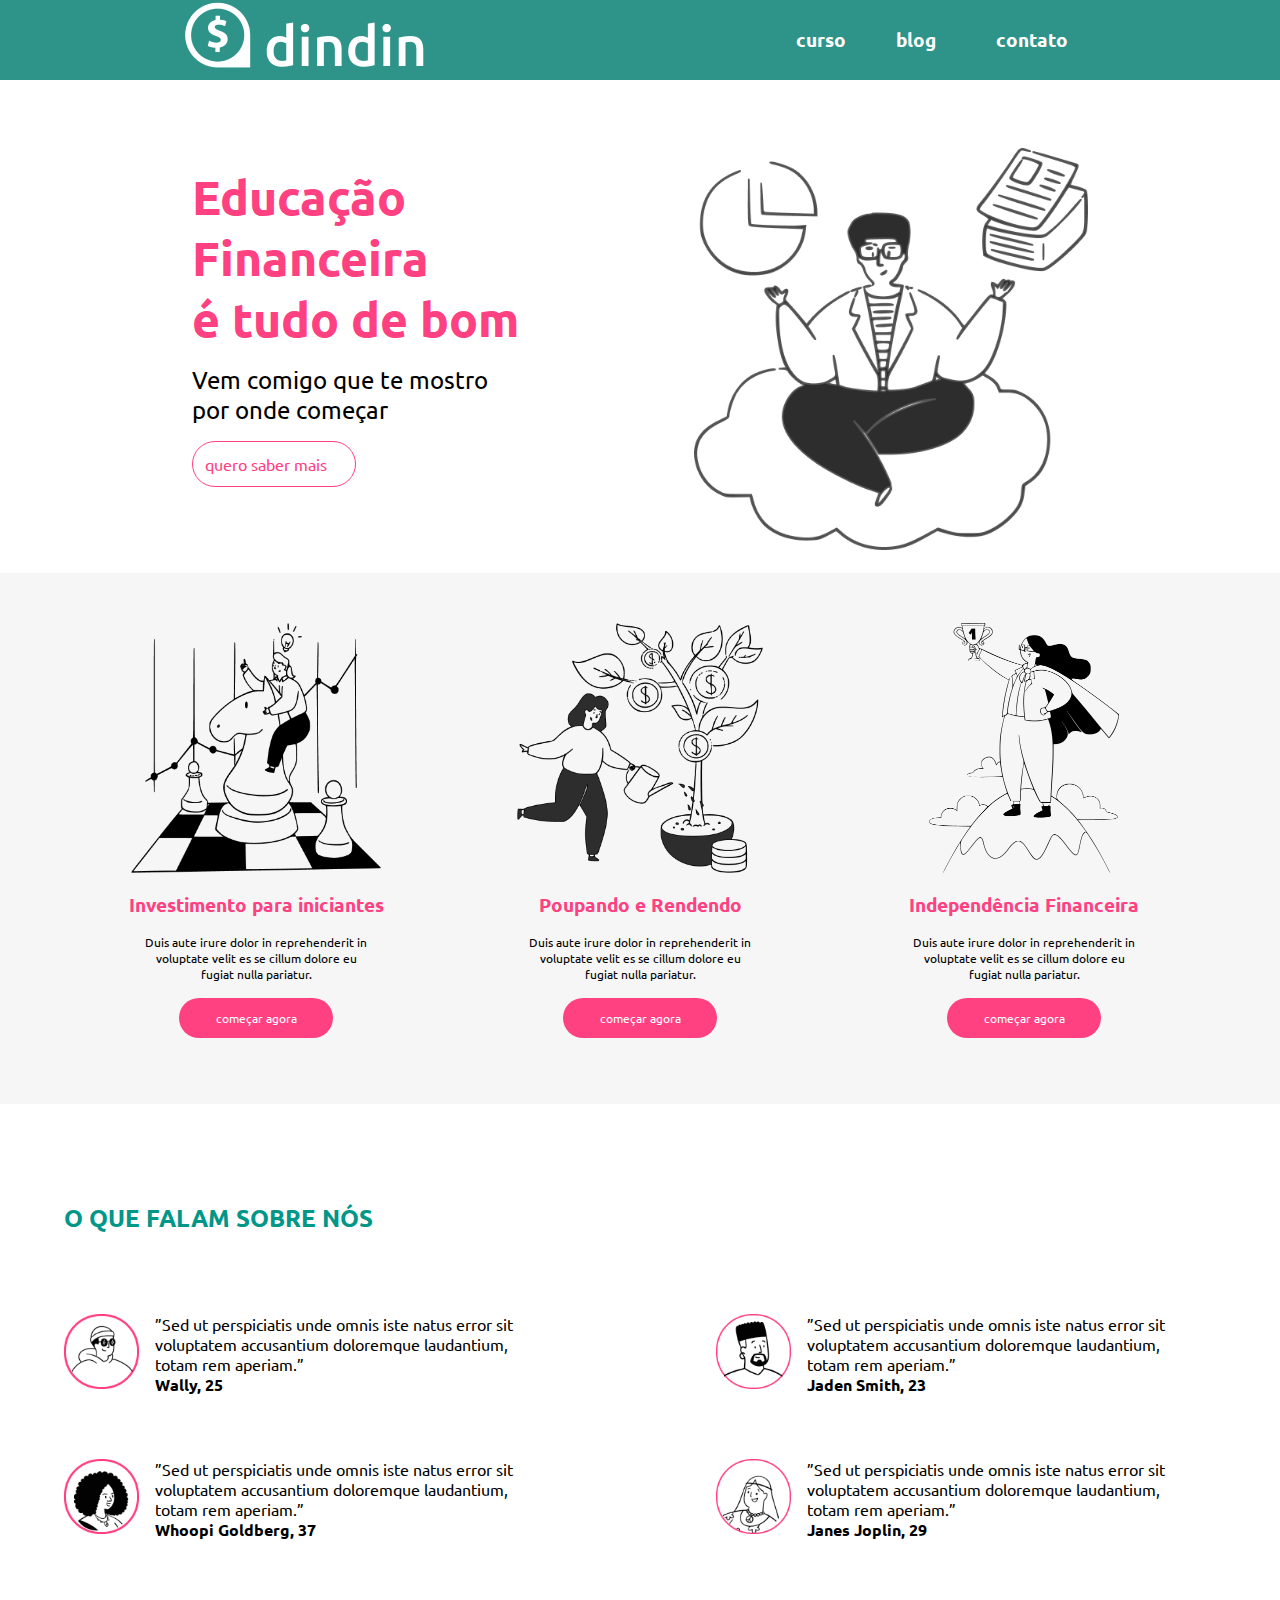
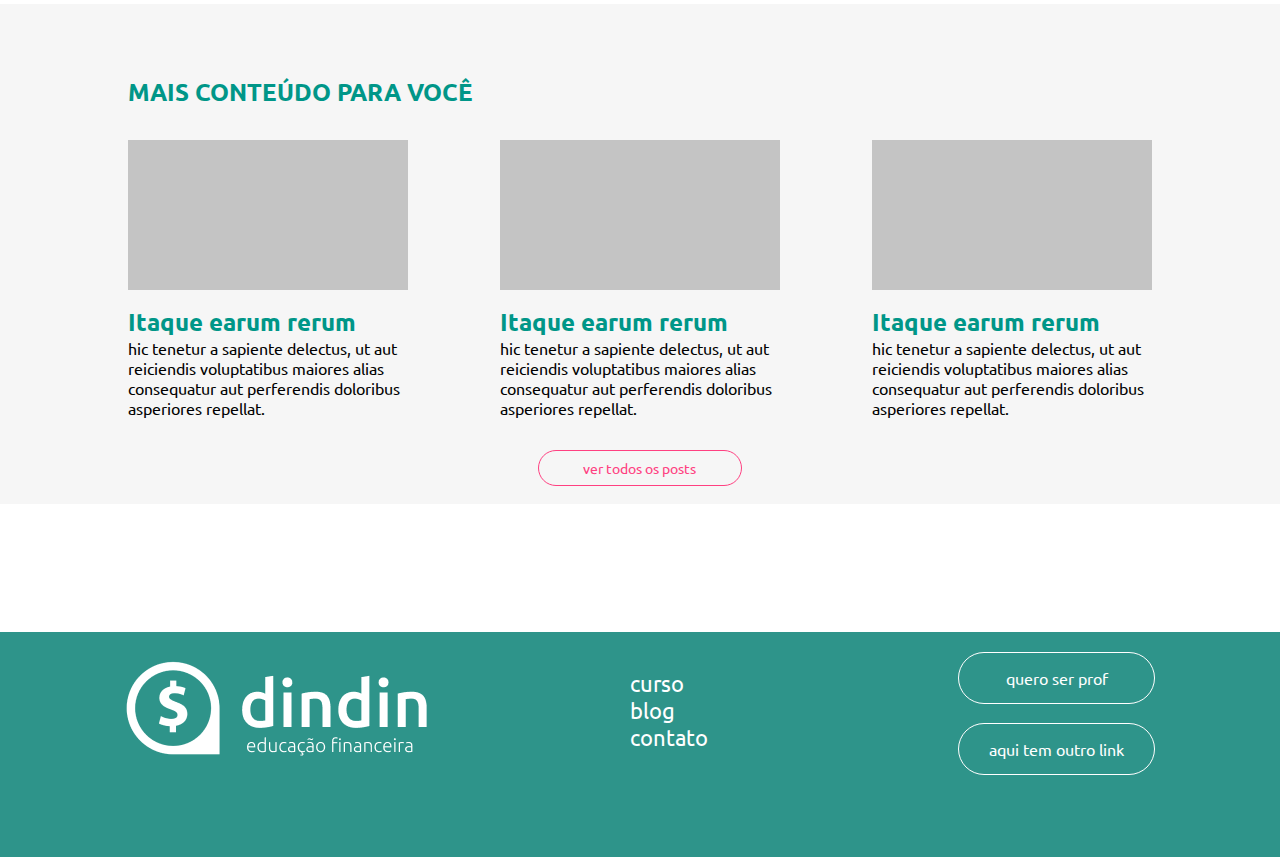
<file: index.html>
<!DOCTYPE html>
<html lang="en">
<head>
    <meta charset="UTF-8">
    <meta http-equiv="X-UA-Compatible" content="IE=edge">
    <meta name="viewport" content="width=device-width, initial-scale=1.0">
    <title>Didin</title>
    <link rel="stylesheet" href="style.css">
    <link rel="stylesheet" href="./style/headerfooter.css">
</head>
<body>
    <header>
       <div class="logo">
        <a href="#">
            <img src="./img/dindin-imagens/logo-header.png" alt="LOGO HEADER">
        </a>
     </div>
    <nav class="header-nav">
        <ul>
         <li><a href="./pages/curso.html">curso</a></li>
         <li><a href="./pages/blog.html">blog</a></li>
         <li><a href="./pages/contato.html">contato</a></li>
       </ul>
    </nav>
    </header>
    <main>
        <section class="bannerTopoIndex">
          <article>
            <h1>Educação <br />Financeira <br />é tudo de bom</h1>
            <p>Vem comigo que te mostro <br />por onde começar</p>
            <p>quero saber mais</p>
          </article>
          <article>
            <img src="./img/dindin-imagens/ilustra-banner.png" alt="ilustra-banner" />
          </article>
        </section>
        <section class="cursos">
          <article>
            <img src="./img/dindin-imagens/ilustra-poupando.png" alt="ilustra-poupando" />
            <h3>Investimento para iniciantes</h3>
            <p>
              Duis aute irure dolor in reprehenderit in voluptate velit es se
              cillum dolore eu fugiat nulla pariatur.
            </p>
            <p>começar agora</p>
          </article>
          <article>
            <img src="./img/dindin-imagens/ilustra-investimento.png" alt="ilustra-investimento" />
            <h3>Poupando e Rendendo</h3>
            <p>
              Duis aute irure dolor in reprehenderit in voluptate velit es se
              cillum dolore eu fugiat nulla pariatur.
            </p>
            <p>começar agora</p>
          </article>
          <article>
            <img src="./img/dindin-imagens/ilustra-independencia.png" alt="ilustra-independencia" />
            <h3>Independência Financeira</h3>
            <p>
              Duis aute irure dolor in reprehenderit in voluptate velit es se
              cillum dolore eu fugiat nulla pariatur.
            </p>
            <p>começar agora</p>
          </article>
        </section>
        <section class="sobre">
          <h2>O QUE FALAM SOBRE NÓS</h2>
          <article>
            <div class="comentariosCard">
              <img src="./img/dindin-imagens/icon-wally.png" alt="icon-wally" />
              <section>
                <p>
                  ”Sed ut perspiciatis unde omnis iste natus error sit voluptatem
                  accusantium doloremque laudantium, totam rem aperiam.”
                </p>
                <p><strong>Wally, 25</strong></p>
              </section>
            </div>
            <div class="comentariosCard">
              <img src="./img/dindin-imagens/icon-jaden.png" alt="icon-jaden" />
              <section>
                <p>
                  ”Sed ut perspiciatis unde omnis iste natus error sit voluptatem
                  accusantium doloremque laudantium, totam rem aperiam.”
                </p>
                <p><strong>Jaden Smith, 23</strong></p>
              </section>
            </div>
            <div class="comentariosCard">
              <img src="./img/dindin-imagens/icon-whoopi.png" alt="ic" />
              <section>
                <p>
                  ”Sed ut perspiciatis unde omnis iste natus error sit voluptatem
                  accusantium doloremque laudantium, totam rem aperiam.”
                </p>
                <p><strong>Whoopi Goldberg, 37</strong></p>
              </section>
            </div>
            <div class="comentariosCard">
              <img src="./img/dindin-imagens/icon-jane.png" alt="jane" />
              <section>
                <p>
                  ”Sed ut perspiciatis unde omnis iste natus error sit voluptatem
                  accusantium doloremque laudantium, totam rem aperiam.”
                </p>
                <p><strong>Janes Joplin, 29</strong></p>
              </section>
            </div>
          </article>
        </section>
        <section class="conteudo">
          <h2>MAIS CONTEÚDO PARA VOCÊ</h2>
          <div class="maisParaVoce">
            <article>
              <div></div>
              <h4>Itaque earum rerum</h4>
              <p>
                hic tenetur a sapiente delectus, ut aut reiciendis voluptatibus
                maiores alias consequatur aut perferendis doloribus asperiores
                repellat.
              </p>
            </article>
            <article>
              <div></div>
              <h4>Itaque earum rerum</h4>
              <p>
                hic tenetur a sapiente delectus, ut aut reiciendis voluptatibus
                maiores alias consequatur aut perferendis doloribus asperiores
                repellat.
              </p>
            </article>
            <article>
              <div></div>
              <h4>Itaque earum rerum</h4>
              <p>
                hic tenetur a sapiente delectus, ut aut reiciendis voluptatibus
                maiores alias consequatur aut perferendis doloribus asperiores
                repellat.
              </p>
            </article>
          </div>
          <p id="todosPosts">ver todos os posts</p>
        </section>
      </main>
             <footer>
                 <a href="#">
                     <img src="./img/dindin-imagens/logo-footer.png" alt="logo-footer"/>
                 </a>
                 <nav class="nav-footer">
                   
                    <ul>
                     <li><a href="#">curso</a></li>
                     <li><a href="#">blog</a></li>
                     <li><a href="#">contato</a></li>
                   </ul>
                </nav>
                <section class="btn-footer">
                    <a href="#"><p>quero ser prof</p></a>
                    <a href="#"><p>aqui tem outro link</p></a>
                </section>
             </footer>
   </body>
</html>
</file>
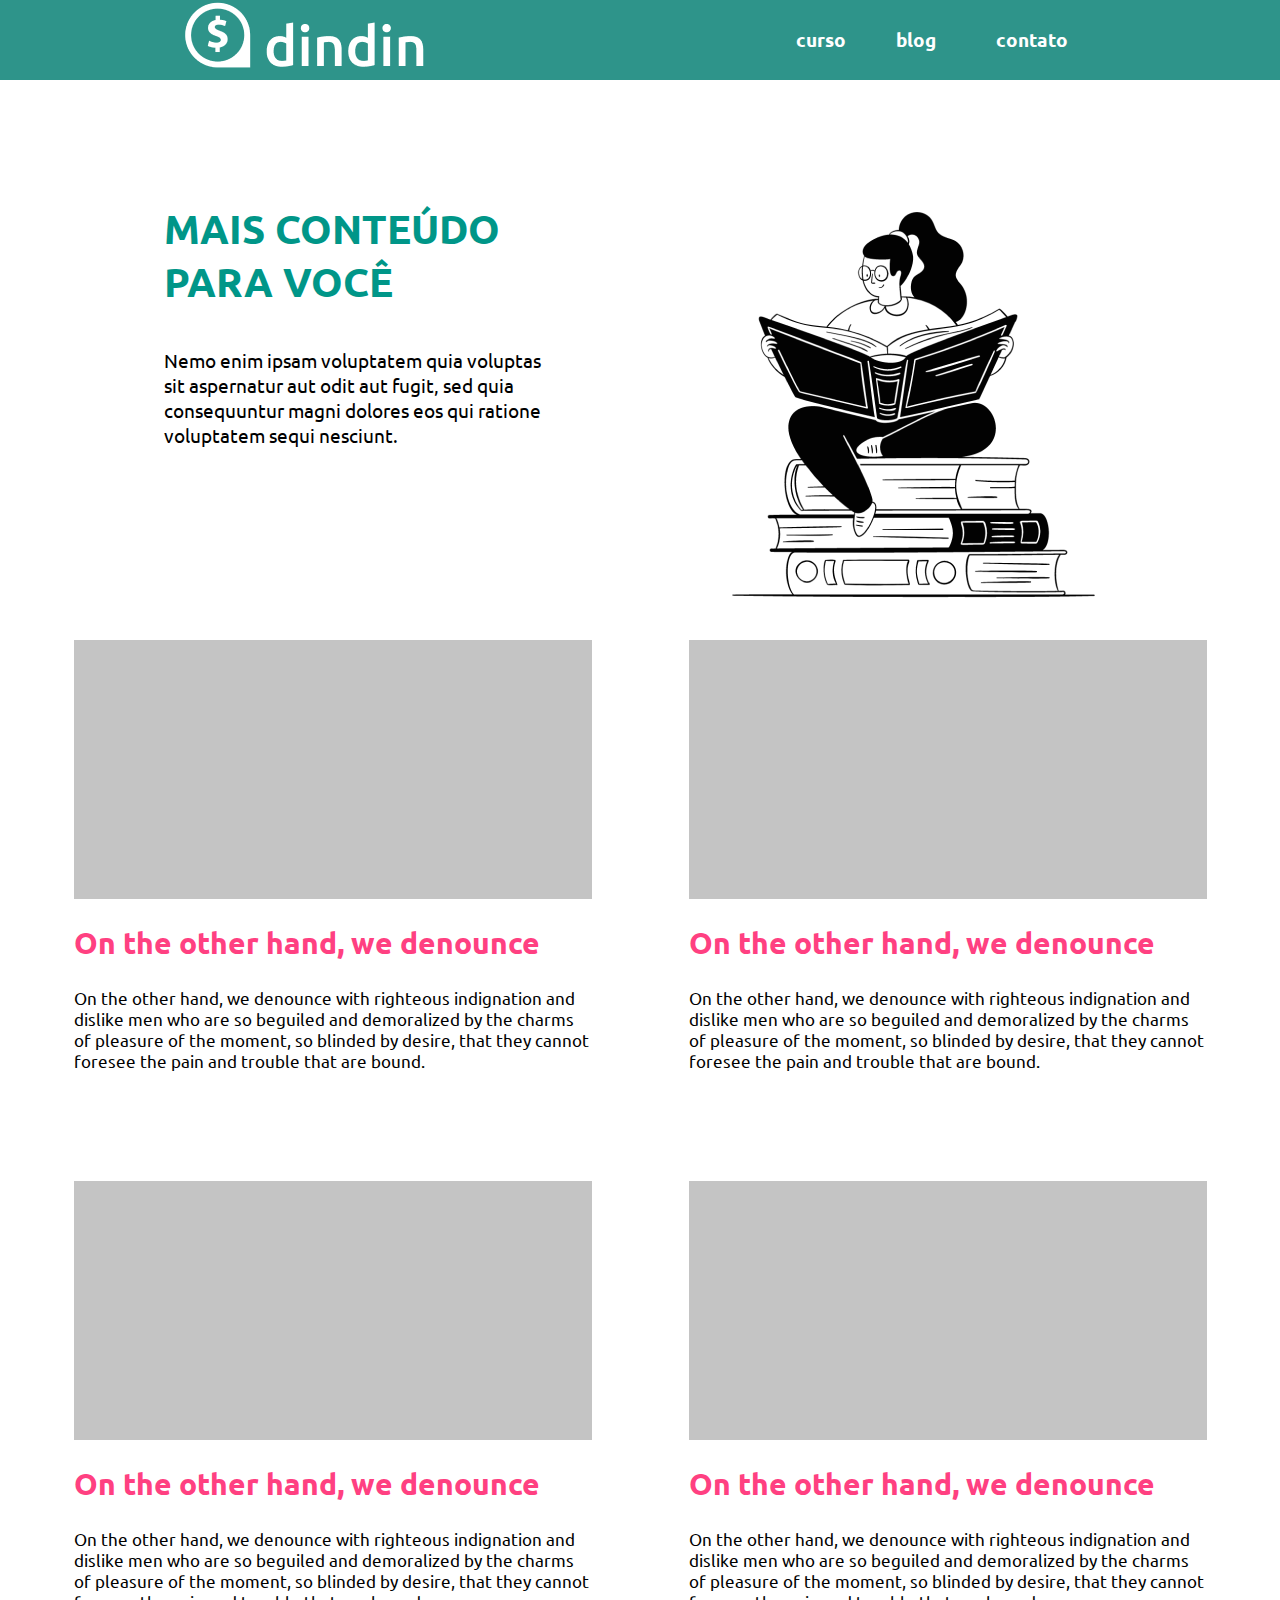
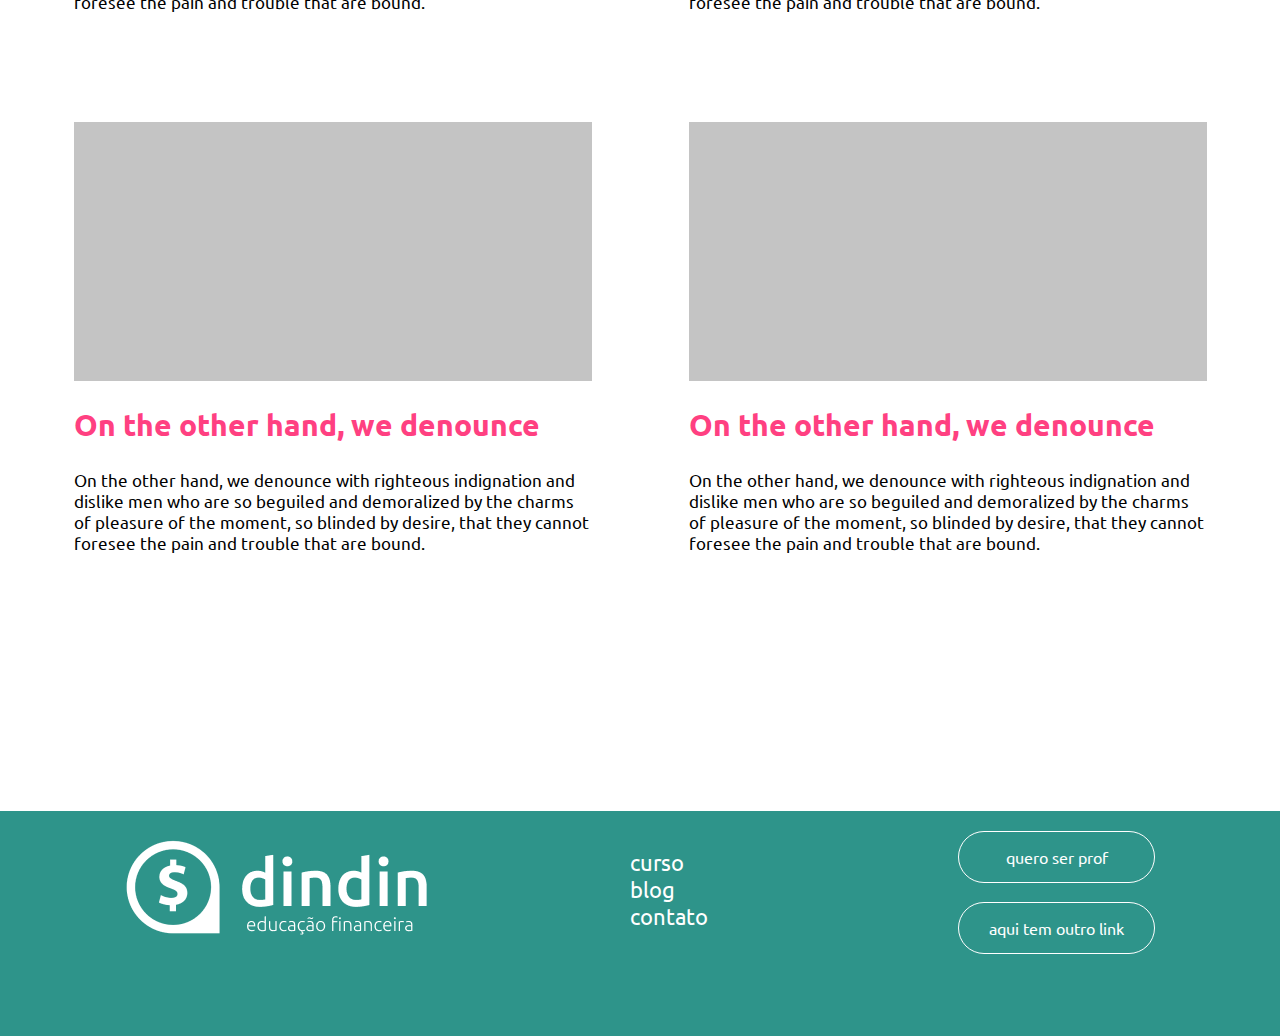
<file: pages/blog.html>
<!DOCTYPE html>
<html lang="en">
  <head>
    <meta charset="UTF-8" />
    <meta http-equiv="X-UA-Compatible" content="IE=edge" />
    <meta name="viewport" content="width=device-width, initial-scale=1.0" />
    <title>Didin</title>
    <link rel="stylesheet" href="../style/blog.css" />
    <link rel="stylesheet" href="../style/headerfooter.css" />
  </head>

  <body>
    <header>
      <div class="logo">
        <a href="../index.html">
          <img src="../img/dindin-imagens/logo-header.png" alt="LOGO HEADER" />
        </a>
      </div>
      <nav class="header-nav">
        <ul>
          <li><a href="./curso.html">curso</a></li>
          <li><a href="#">blog</a></li>
          <li><a href="./contato.html">contato</a></li>
        </ul>
      </nav>
    </header>
    <article>
      <section class="txt-title">
          <h1><strong>MAIS CONTEÚDO <br> PARA VOCÊ</strong></h1>
          <P>
              Nemo enim ipsam voluptatem quia voluptas sit aspernatur aut odit aut fugit,
              sed quia consequuntur magni dolores eos qui ratione voluptatem sequi nesciunt. </P>
      </section>
      <SEction class="img">
          <img src="../img/dindin-imagens/ilustra-blog.png" alt="ilustra-blog">
      </SEction>
  </article>
    <main class="cards">
      <section class="l-card">
        <div class="square"></div>
        <h1>On the other hand, we denounce</h1>
        <p>
          On the other hand, we denounce with righteous indignation and dislike
          men who are so beguiled and demoralized by the charms of pleasure of
          the moment, so blinded by desire, that they cannot foresee the pain
          and trouble that are bound.
        </p>
      </section>

      <section class="l-card">
        <div class="square"></div>
        <h1>On the other hand, we denounce</h1>
        <p>
          On the other hand, we denounce with righteous indignation and dislike
          men who are so beguiled and demoralized by the charms of pleasure of
          the moment, so blinded by desire, that they cannot foresee the pain
          and trouble that are bound.
        </p>
      </section>

      <section class="l-card">
        <div class="square"></div>
        <h1>On the other hand, we denounce</h1>
        <p>
          On the other hand, we denounce with righteous indignation and dislike
          men who are so beguiled and demoralized by the charms of pleasure of
          the moment, so blinded by desire, that they cannot foresee the pain
          and trouble that are bound.
        </p>
      </section>

      <section class="l-card">
        <div class="square"></div>
        <h1>On the other hand, we denounce</h1>
        <p>
          On the other hand, we denounce with righteous indignation and dislike
          men who are so beguiled and demoralized by the charms of pleasure of
          the moment, so blinded by desire, that they cannot foresee the pain
          and trouble that are bound.
        </p>
      </section>

      <section class="l-card">
        <div class="square"></div>
        <h1>On the other hand, we denounce</h1>
        <p>
          On the other hand, we denounce with righteous indignation and dislike
          men who are so beguiled and demoralized by the charms of pleasure of
          the moment, so blinded by desire, that they cannot foresee the pain
          and trouble that are bound.
        </p>
      </section>

      <section class="l-card">
        <div class="square"></div>
        <h1>On the other hand, we denounce</h1>
        <p>
          On the other hand, we denounce with righteous indignation and dislike
          men who are so beguiled and demoralized by the charms of pleasure of
          the moment, so blinded by desire, that they cannot foresee the pain
          and trouble that are bound.
        </p>
      </section>
    </main>
    <footer>
      <a href="#">
        <img src="../img/dindin-imagens/logo-footer.png" alt="logo-footer" />
      </a>
      <nav class="nav-footer">
        <ul>
          <li><a href="#">curso</a></li>
          <li><a href="#">blog</a></li>
          <li><a href="#">contato</a></li>
        </ul>
      </nav>
      <section class="btn-footer">
        <a href="#">
          <p>quero ser prof</p>
        </a>
        <a href="#">
          <p>aqui tem outro link</p>
        </a>
      </section>
    </footer>
  </body>
</html>
</file>
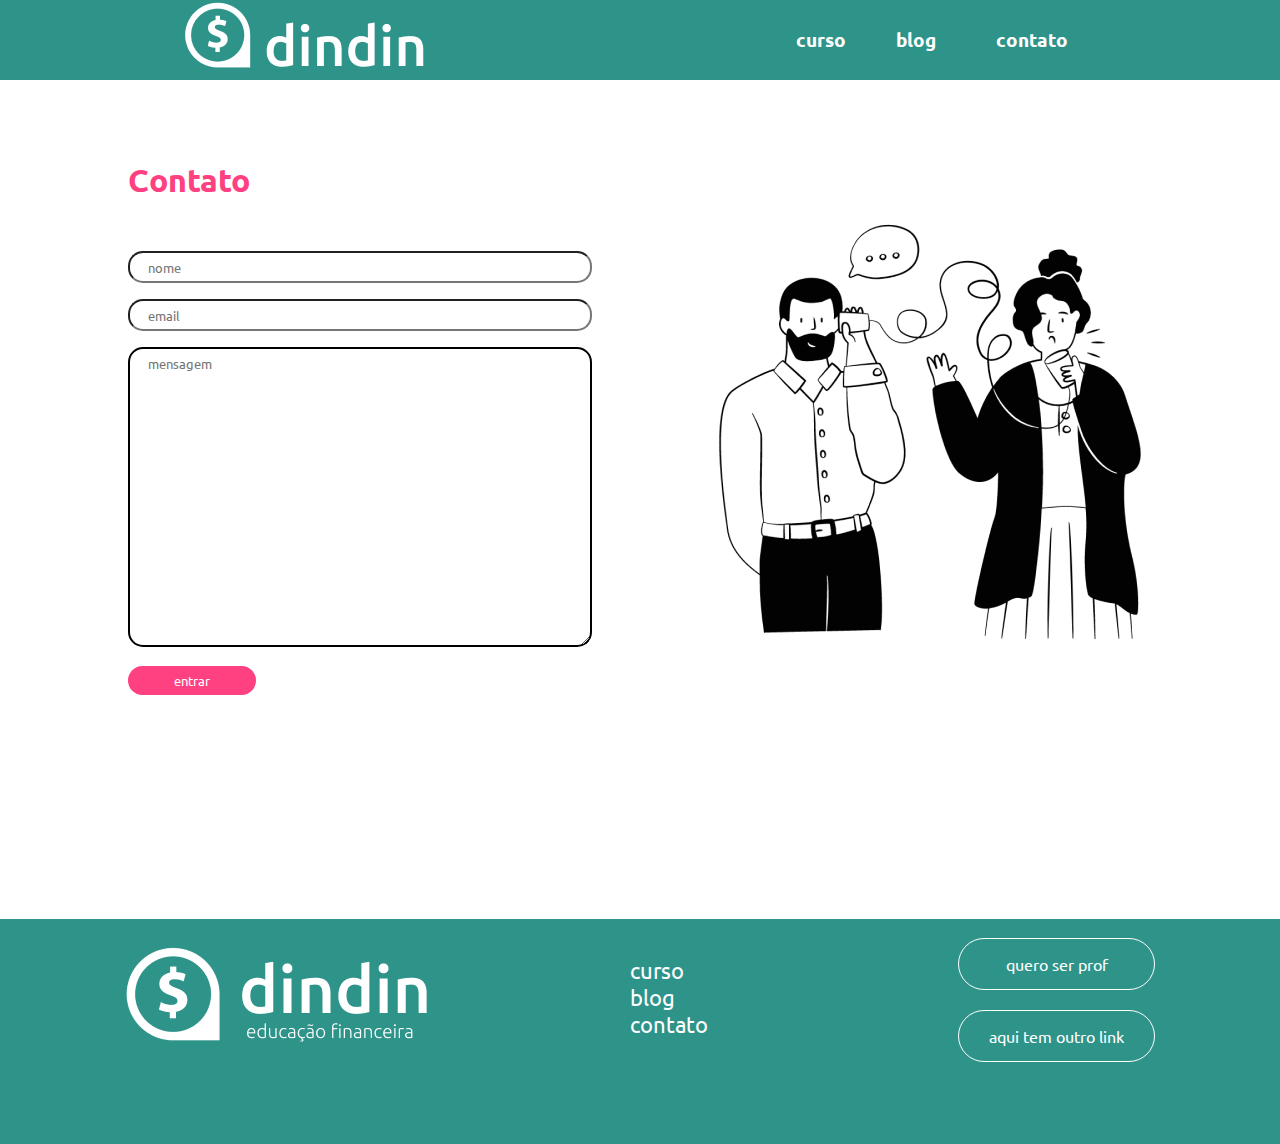
<file: pages/contato.html>
<!DOCTYPE html>
<html lang="en">
<head>
    <meta charset="UTF-8">
    <meta http-equiv="X-UA-Compatible" content="IE=edge">
    <meta name="viewport" content="width=device-width, initial-scale=1.0">
    <title>Didin</title>
    <link rel="stylesheet" href="../style/contato.css">
    <link rel="stylesheet" href="../style/headerfooter.css">
</head>
<body>
    <header>
       <div class="logo">
        <a href="../index.html">
            <img src="../img/dindin-imagens/logo-header.png" alt="LOGO HEADER">
        </a>
     </div>
    <nav class="header-nav">
        <ul>
         <li><a href="./curso.html">curso</a></li>
         <li><a href="./blog.html">blog</a></li>
         <li><a href="#">contato</a></li>
       </ul>
    </nav>
    </header>
    <main class="contatoMain">
        <section class="form">
            <form action="">
              <h2>Contato</h2>
              <label for="nomeCompleto"></label>
              <input
                type="text"
                id="nomeCompleto"
                name="nomeCompleto"
                onfocus="this.value=''"
                placeholder="  nome"
              />
              <label for="email"></label>
              <input
                type="text"
                id="email"
                name="email"
                onfocus="this.value=''"
                placeholder="  email"
              />
              <label for="mensagem"></label>
              <textarea
                type="text"
                id="mensagem"
                name="mensagem"
                onfocus="this.value=''"
                placeholder="  mensagem"
              ></textarea>
              <input type="submit" id="enviar" value="entrar" />
            </form>
        </section>
        <section>
            <img src="../img/dindin-imagens/ilustra-contato.png" alt="ilustra-contato">
        </section>
    </main>


    <footer>
        <a href="#">
            <img src="../img/dindin-imagens/logo-footer.png" alt="logo-footer"/>
        </a>
        <nav class="nav-footer">
          
           <ul>
            <li><a href="#">curso</a></li>
            <li><a href="#">blog</a></li>
            <li><a href="#">contato</a></li>
          </ul>
       </nav>
       <section class="btn-footer">
           <a href="#"><p>quero ser prof</p></a>
           <a href="#"><p>aqui tem outro link</p></a>
       </section>
    </footer>
</body>
</html>
</file>
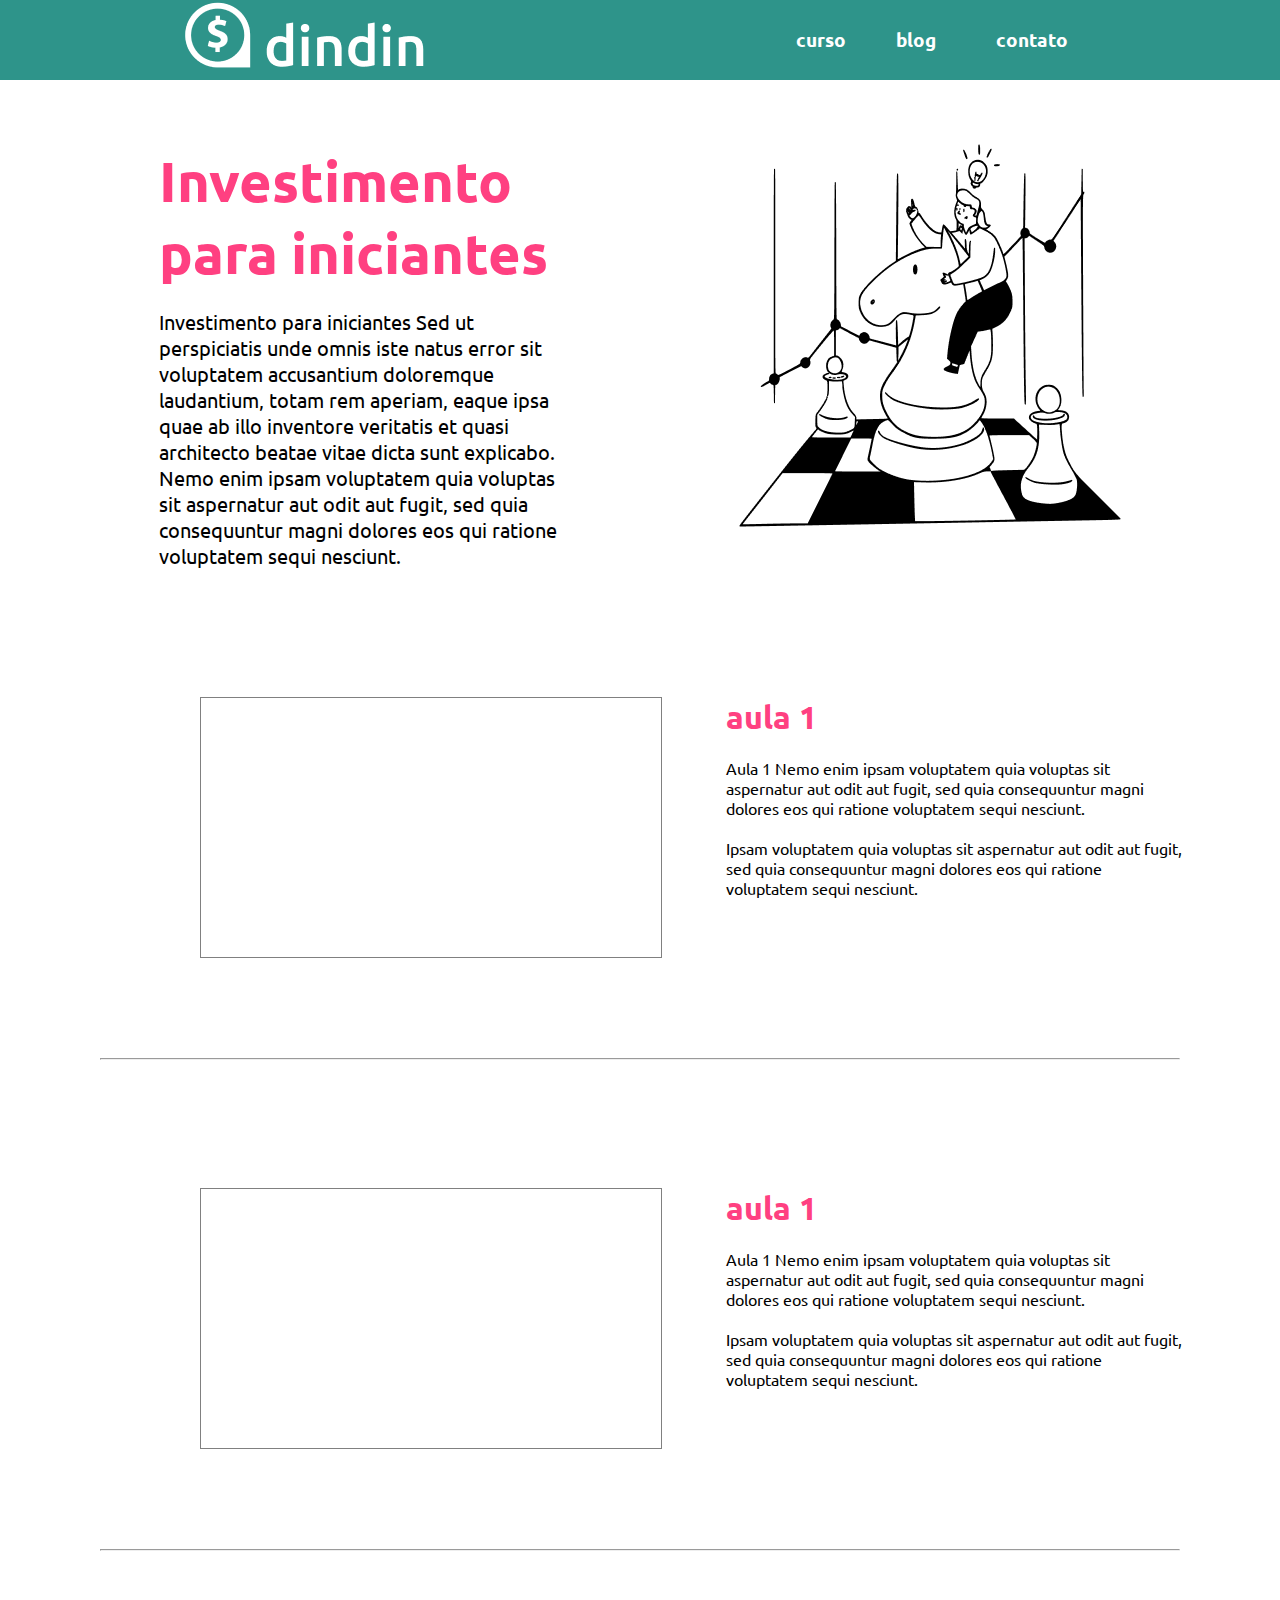
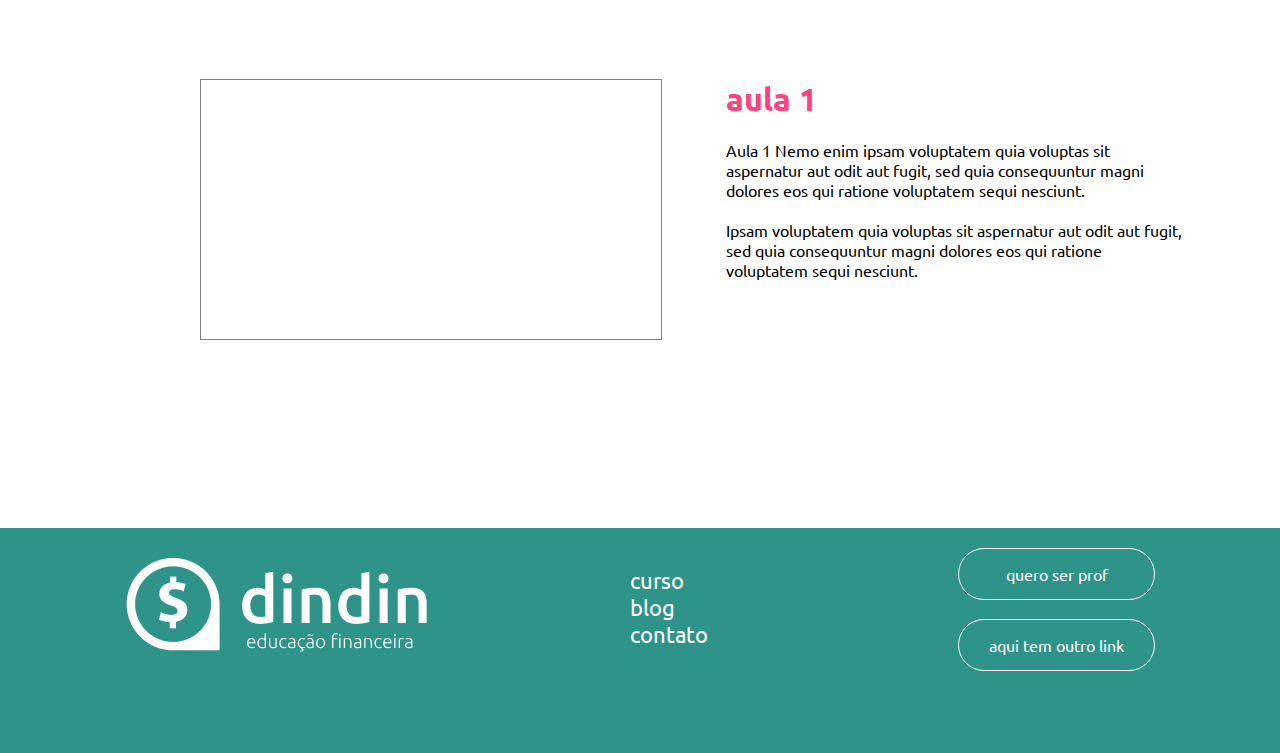
<file: pages/curso.html>
<!DOCTYPE html>
<html lang="en">
<head>
    <meta charset="UTF-8">
    <meta http-equiv="X-UA-Compatible" content="IE=edge">
    <meta name="viewport" content="width=device-width, initial-scale=1.0">
    <title>Dindin-cursos</title>
    <link rel="stylesheet" href="../style/headerfooter.css">
    <link rel="stylesheet" href="../style/curso.css">

</head>
<body>
    <header>
        <div class="logo">
         <a href="#">
             <img src="../img/dindin-imagens/logo-header.png" alt="LOGO HEADER">
         </a>
      </div>
     <nav class="header-nav">
         <ul>
          <li><a href="#">curso</a></li>
          <li><a href="./blog.html">blog</a></li>
          <li><a href="./contato.html">contato</a></li>
        </ul>
     </nav>
     </header>
     <nav>
        <div class="textos">
            <h1>Investimento para iniciantes</h1>
            <p>Investimento 
                para iniciantes
                Sed ut perspiciatis unde omnis iste natus error sit
                 voluptatem accusantium doloremque laudantium, totam rem aperiam,
                  eaque ipsa quae ab illo inventore veritatis et quasi architecto 
                  beatae vitae dicta sunt explicabo. Nemo enim ipsam voluptatem quia 
                  voluptas sit aspernatur aut odit aut fugit, sed quia consequuntur magni
                   dolores eos qui ratione voluptatem sequi nesciunt.
                 </p>
        </div>
    
        <div class="img-curso">
            <img src="../img/dindin-imagens/ilustra-poupando.png" alt="ilustra-poupando">
        </div>
    
    </nav>
    
    
    <main>
        <section class="aula1">
            <div class="player">
                <i class="fa-solid fa-circle-play"></i>
            </div>
    
            <div class="txt-play">
                <h1>aula 1</h1>
                <br>
                <p>Aula 1
                    Nemo enim ipsam voluptatem quia voluptas sit aspernatur aut odit aut fugit, sed quia consequuntur magni dolores eos qui ratione voluptatem sequi nesciunt. 
    
                    </p>
                    <br>
                <p> Ipsam voluptatem quia voluptas sit aspernatur aut odit aut fugit, sed quia consequuntur magni dolores eos qui ratione voluptatem sequi nesciunt.</p>
            </div>
    
        </section>
    
            <hr>
    
        <section class="aula2">
            <div class="player">
                <i class="fa-solid fa-circle-play"></i>
            </div>
    
            <div class="txt-play">
                <h1>aula 1</h1>
                <br>
                <p>Aula 1
                    Nemo enim ipsam voluptatem quia voluptas sit aspernatur aut odit aut fugit, sed quia consequuntur magni dolores eos qui ratione voluptatem sequi nesciunt. 
    
                    </p>
                    <br>
                <p> Ipsam voluptatem quia voluptas sit aspernatur aut odit aut fugit, sed quia consequuntur magni dolores eos qui ratione voluptatem sequi nesciunt.</p>
            </div>
    
        </section>
    
            <hr>
    
        <section class="aula3">
            <div class="player">
                <i class="fa-solid fa-circle-play"></i>
            </div>
    
            <div class="txt-play">
                <h1 >aula 1</h1>
                <br>
                <p >Aula 1
                    Nemo enim ipsam voluptatem quia voluptas sit aspernatur aut odit aut fugit, sed quia consequuntur magni dolores eos qui ratione voluptatem sequi nesciunt. 
    
                    </p>
                    <br>
                <p > Ipsam voluptatem quia voluptas sit aspernatur aut odit aut fugit, sed quia consequuntur magni dolores eos qui ratione voluptatem sequi nesciunt.</p>
            </div>
    
        </section>
    
    </main>
    <br><br><br> </main>
            <footer>
                <a href="#">
                    <img src="../img/dindin-imagens/logo-footer.png" alt="logo-footer"/>
                </a>
                <nav class="nav-footer">
                  
                   <ul>
                    <li><a href="#">curso</a></li>
                    <li><a href="#">blog</a></li>
                    <li><a href="#">contato</a></li>
                  </ul>
               </nav>
               <section class="btn-footer">
                   <a href="#"><p>quero ser prof</p></a>
                   <a href="#"><p>aqui tem outro link</p></a>
               </section>
            </footer>
       </body>
  </html>
</file>
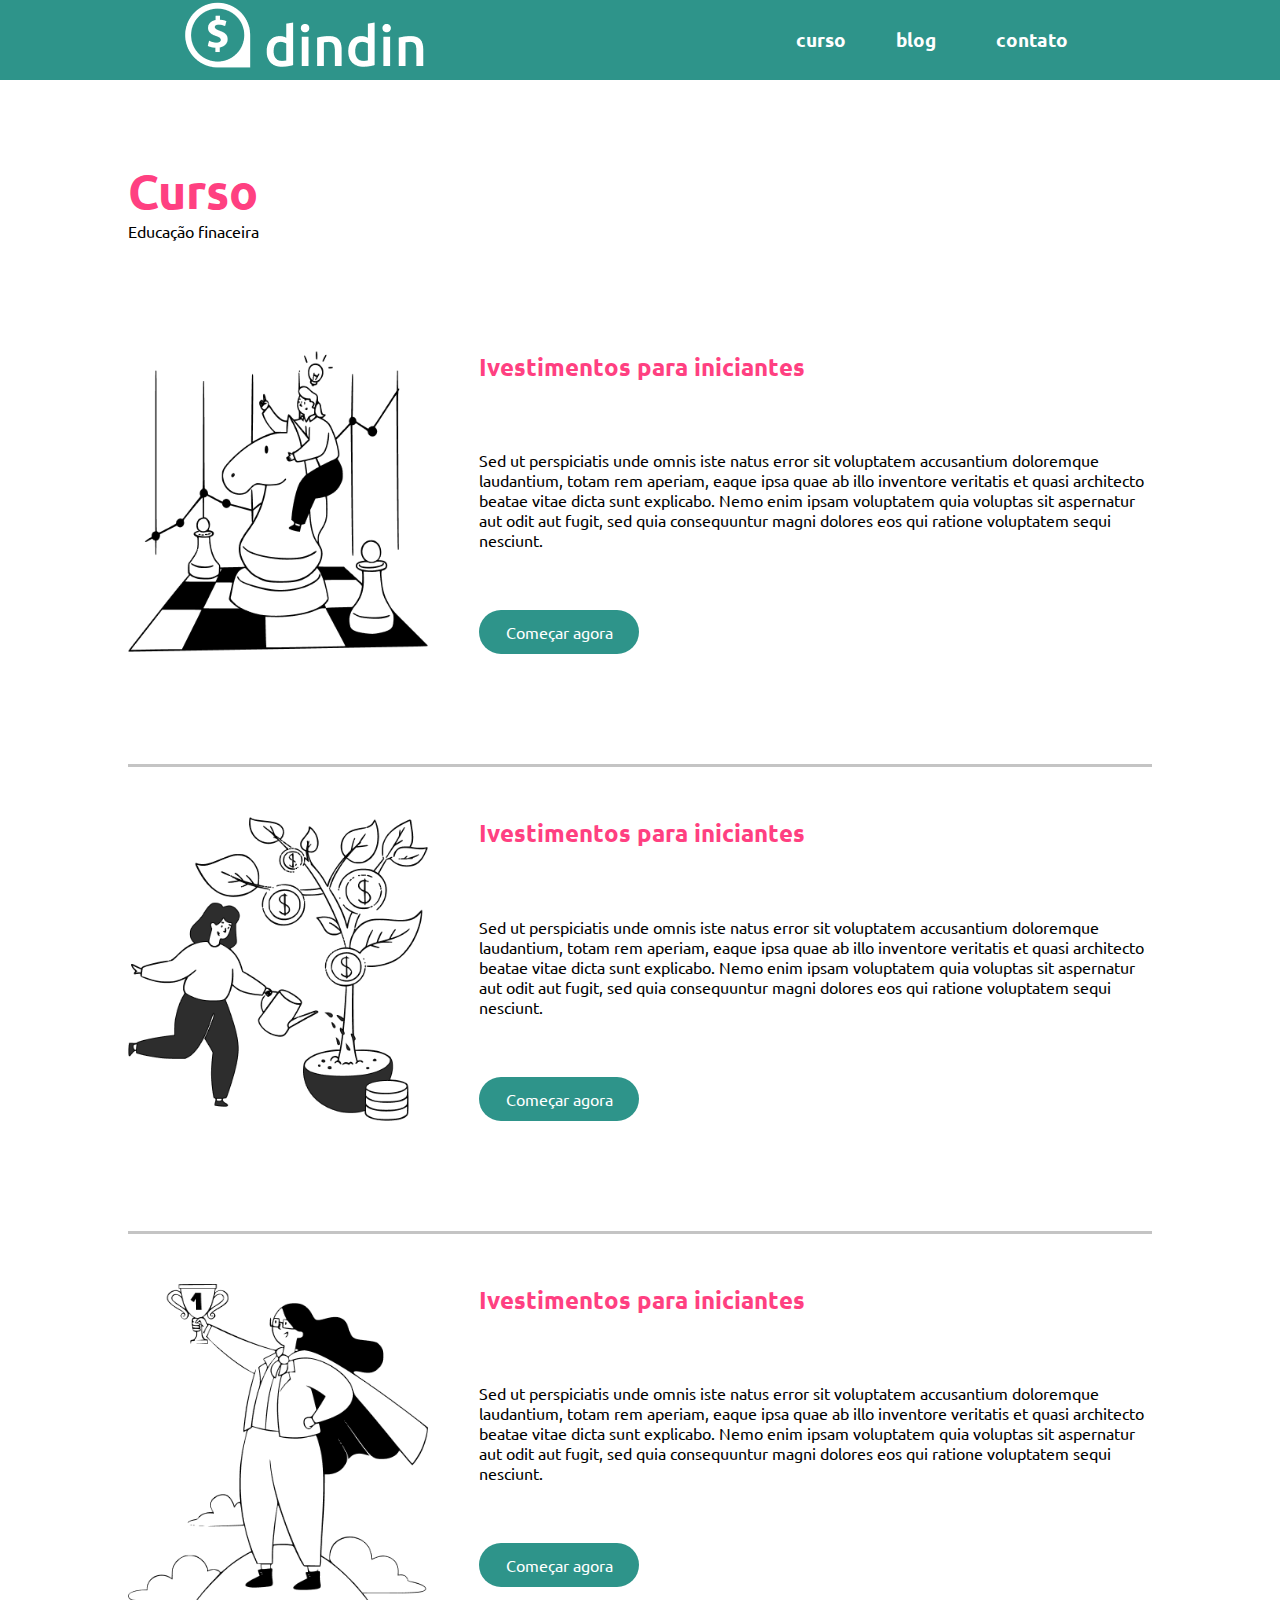
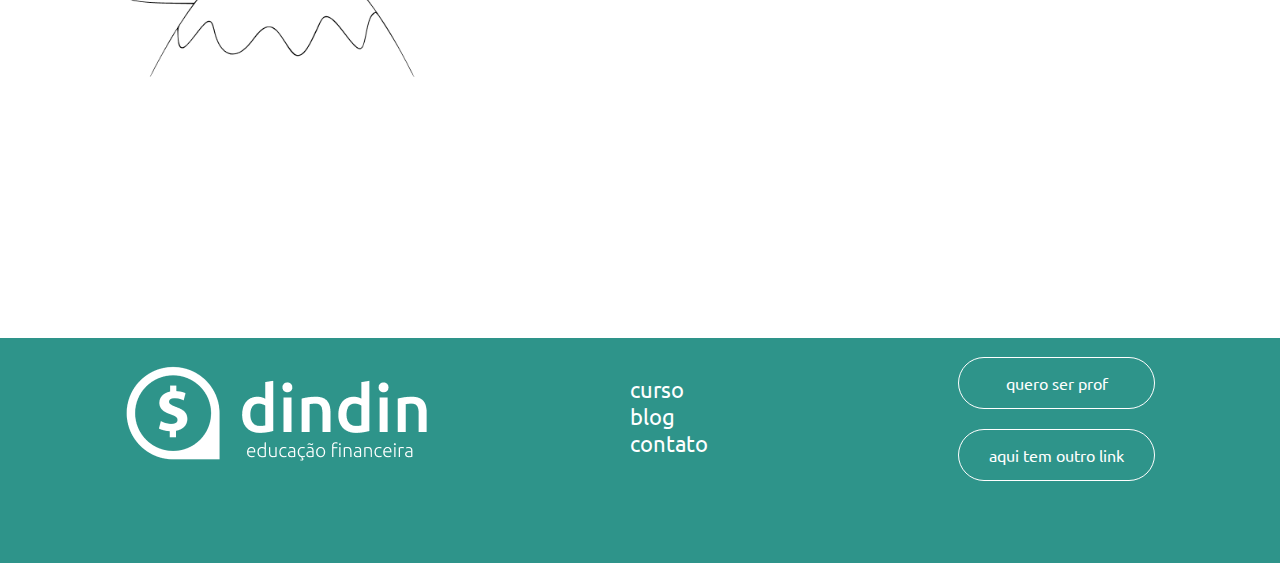
<file: pages/cursos.html>
<!DOCTYPE html>
<html lang="en">
<head>
    <meta charset="UTF-8">
    <meta http-equiv="X-UA-Compatible" content="IE=edge">
    <meta name="viewport" content="width=device-width, initial-scale=1.0">
    <title>Dindin-cursos</title>
    <link rel="stylesheet" href="../style/headerfooter.css">
    <link rel="stylesheet" href="../style/cursos.css">

</head>
<body>
    <header>
        <div class="logo">
         <a href="../index.html">
             <img src="../img/dindin-imagens/logo-header.png" alt="LOGO HEADER">
         </a>
      </div>
     <nav class="header-nav">
         <ul>
          <li><a href="curso.html">curso</a></li>
          <li><a href="./blog.html">blog</a></li>
          <li><a href="./contato.html">contato</a></li>
        </ul>
     </nav>
     </header>
     <main>
         <h1>Curso</h1>
         <p>Educação finaceira</p>
         <article class="card-curso">
             <a href="#">
                 <img src="../img/dindin-imagens/ilustra-poupando.png" alt="ilustra-poupando">
             </a>
             <section class="info">
                 <h2>Ivestimentos para iniciantes</h2>
                 <p>Sed ut perspiciatis unde omnis iste natus error sit
                      voluptatem accusantium doloremque laudantium, totam
                       rem aperiam, eaque ipsa quae ab illo inventore veritatis
                        et quasi architecto beatae vitae dicta sunt explicabo. 
                        Nemo enim ipsam voluptatem quia voluptas sit aspernatur 
                        aut odit aut fugit, sed quia consequuntur magni dolores 
                        eos qui ratione voluptatem sequi nesciunt. </p>
                        <a href="#"><p class="btn-cursos">Começar agora</p></a>

             </section>

         </article>
         <article class="card-curso">
            <a href="#">
                <img src="../img/dindin-imagens/ilustra-investimento.png" alt="ilustra-investimento">
            </a>
            <section class="info">
                <h2>Ivestimentos para iniciantes</h2>
                <p>Sed ut perspiciatis unde omnis iste natus error sit
                     voluptatem accusantium doloremque laudantium, totam
                      rem aperiam, eaque ipsa quae ab illo inventore veritatis
                       et quasi architecto beatae vitae dicta sunt explicabo. 
                       Nemo enim ipsam voluptatem quia voluptas sit aspernatur 
                       aut odit aut fugit, sed quia consequuntur magni dolores 
                       eos qui ratione voluptatem sequi nesciunt. </p>
                       <a href="#"><p class="btn-cursos">Começar agora</p></a>

            </section>

        </article>
        <article class="card-curso">
            <a href="#">
                <img src="../img/dindin-imagens/ilustra-independencia.png" alt="ilustra-independencia">
            </a>
            <section class="info">
                <h2>Ivestimentos para iniciantes</h2>
                <p>Sed ut perspiciatis unde omnis iste natus error sit
                     voluptatem accusantium doloremque laudantium, totam
                      rem aperiam, eaque ipsa quae ab illo inventore veritatis
                       et quasi architecto beatae vitae dicta sunt explicabo. 
                       Nemo enim ipsam voluptatem quia voluptas sit aspernatur 
                       aut odit aut fugit, sed quia consequuntur magni dolores 
                       eos qui ratione voluptatem sequi nesciunt. </p>
                       <a href="#"><p class="btn-cursos">Começar agora</p></a>

            </section>

        </article>
     </main>
     <footer>
        <a href="#">
            <img src="../img/dindin-imagens/logo-footer.png" alt="logo-footer"/>
        </a>
        <nav class="nav-footer">
          
           <ul>
            <li><a href="#">curso</a></li>
            <li><a href="#">blog</a></li>
            <li><a href="#">contato</a></li>
          </ul>
       </nav>
       <section class="btn-footer">
           <a href="#"><p>quero ser prof</p></a>
           <a href="#"><p>aqui tem outro link</p></a>
       </section>
    </footer>
</body>
</html>
</file>
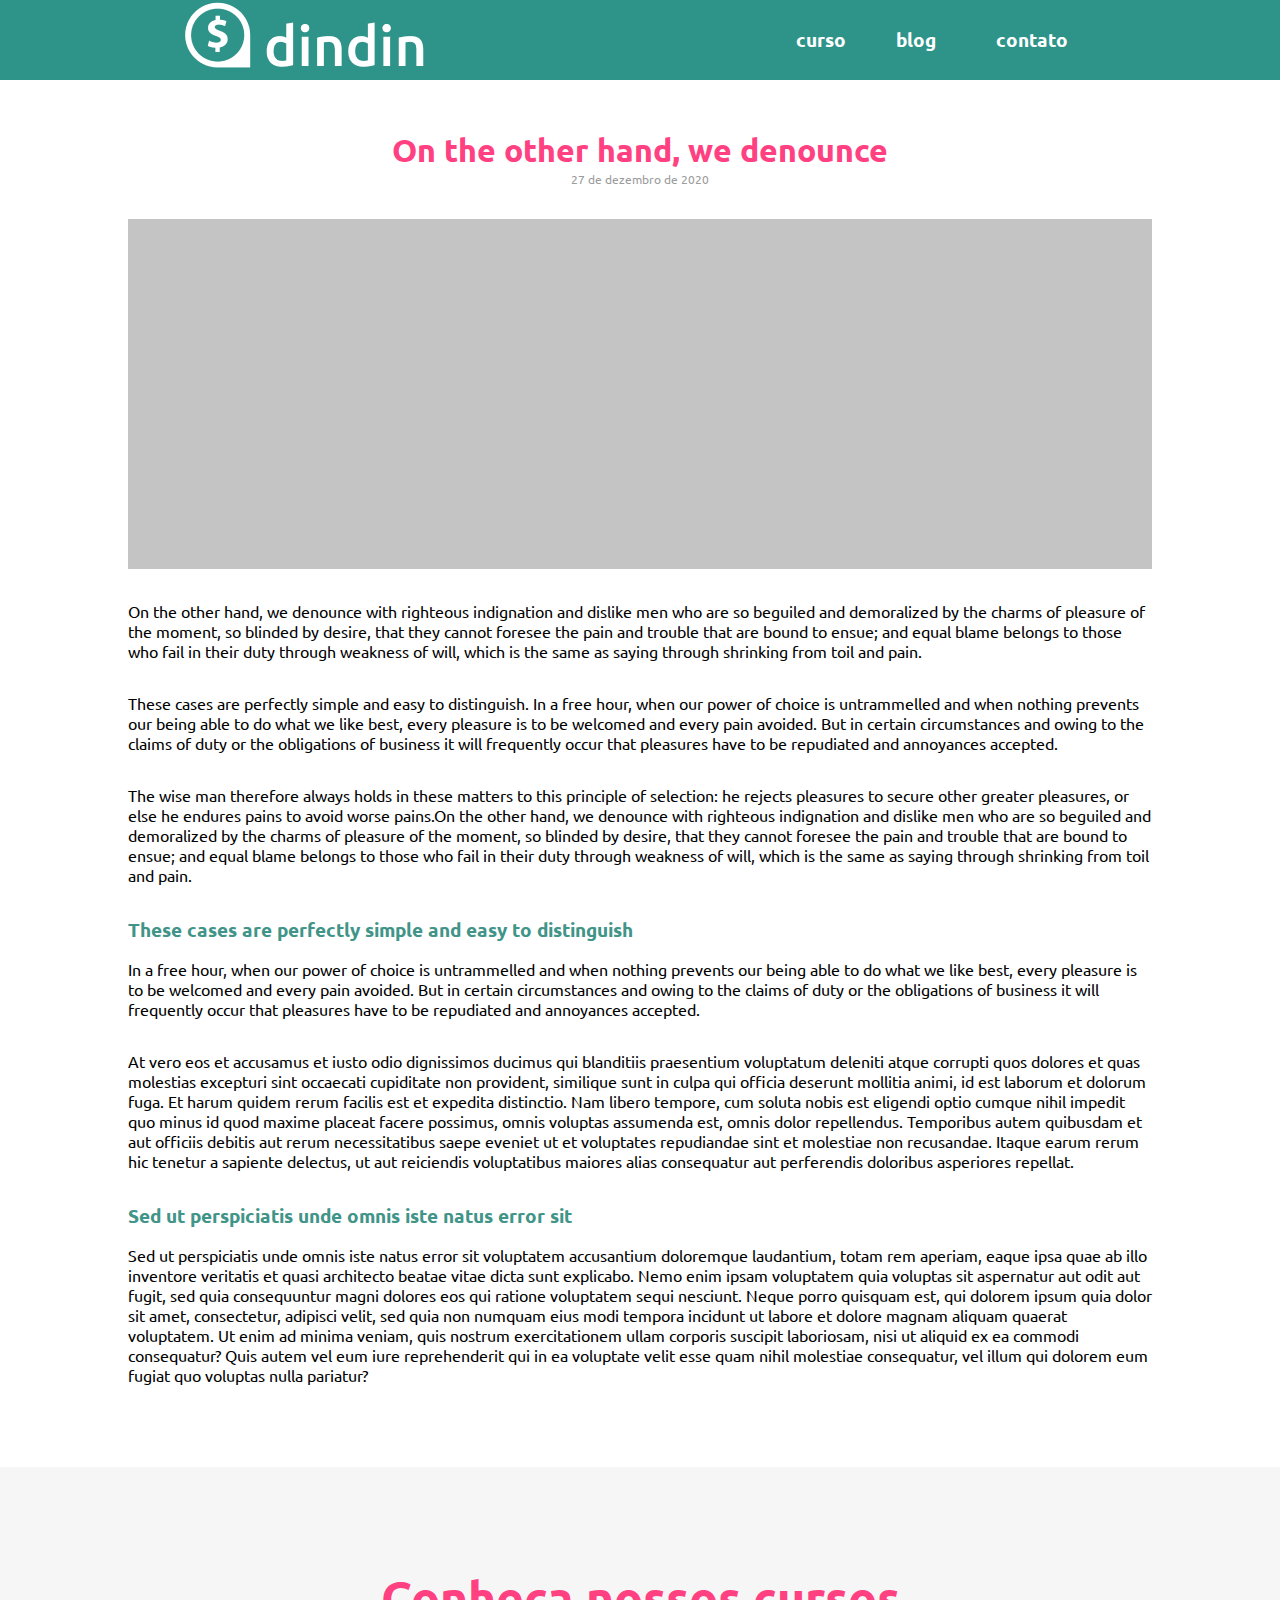
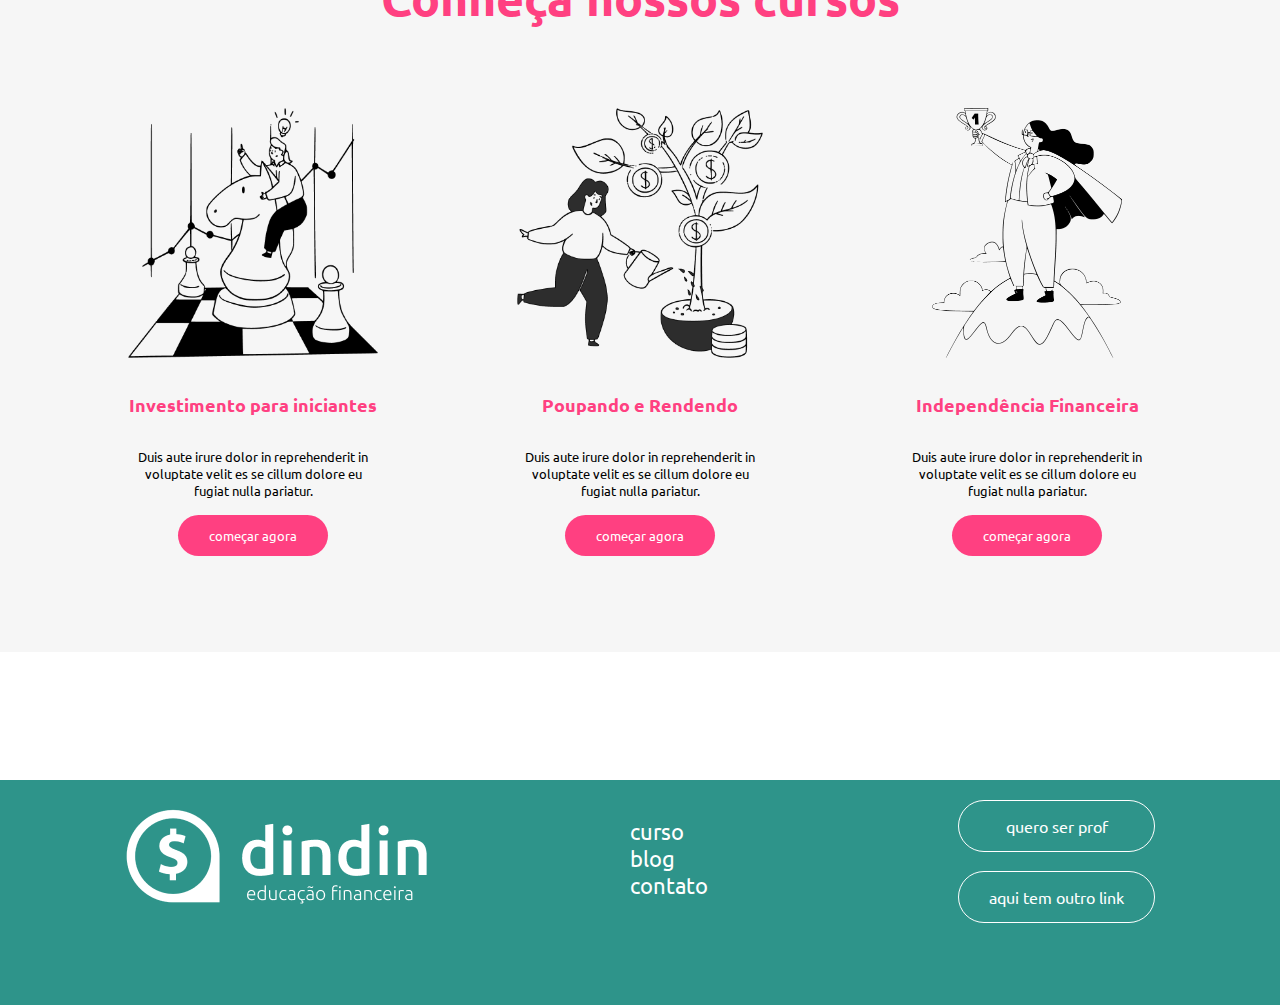
<file: pages/post.html>
<!DOCTYPE html>
<html lang="en">
<head>
    <meta charset="UTF-8">
    <meta http-equiv="X-UA-Compatible" content="IE=edge">
    <meta name="viewport" content="width=device-width, initial-scale=1.0">
    <title>Didin</title>
    <link rel="stylesheet" href="../style/post.css">
    <link rel="stylesheet" href="../style/headerfooter.css">
</head>
<body>
    <header>
       <div class="logo">
        <a href="../index.html">
            <img src="../img/dindin-imagens/logo-header.png" alt="LOGO HEADER">
        </a>
     </div>
    <nav class="header-nav">
        <ul>
         <li><a href="./curso.html">curso</a></li>
         <li><a href="./blog.html">blog</a></li>
         <li><a href="./contato.html">contato</a></li>
       </ul>
    </nav>
    </header>
    <main>
      <section class="postInfo">
        <h1>On the other hand, we denounce</h1>
        <p>27 de dezembro de 2020</p>
        <div class="postFoto"></div>
        <p>
          On the other hand, we denounce with righteous indignation and dislike
          men who are so beguiled and demoralized by the charms of pleasure of
          the moment, so blinded by desire, that they cannot foresee the pain
          and trouble that are bound to ensue; and equal blame belongs to those
          who fail in their duty through weakness of will, which is the same as
          saying through shrinking from toil and pain.
        </p>
        <p>
          These cases are perfectly simple and easy to distinguish. In a free
          hour, when our power of choice is untrammelled and when nothing
          prevents our being able to do what we like best, every pleasure is to
          be welcomed and every pain avoided. But in certain circumstances and
          owing to the claims of duty or the obligations of business it will
          frequently occur that pleasures have to be repudiated and annoyances
          accepted.
        </p>
        <p>
          The wise man therefore always holds in these matters to this principle
          of selection: he rejects pleasures to secure other greater pleasures,
          or else he endures pains to avoid worse pains.On the other hand, we
          denounce with righteous indignation and dislike men who are so
          beguiled and demoralized by the charms of pleasure of the moment, so
          blinded by desire, that they cannot foresee the pain and trouble that
          are bound to ensue; and equal blame belongs to those who fail in their
          duty through weakness of will, which is the same as saying through
          shrinking from toil and pain.
        </p>
        <h3>These cases are perfectly simple and easy to distinguish</h3>
        <p>
          In a free hour, when our power of choice is untrammelled and when
          nothing prevents our being able to do what we like best, every
          pleasure is to be welcomed and every pain avoided. But in certain
          circumstances and owing to the claims of duty or the obligations of
          business it will frequently occur that pleasures have to be repudiated
          and annoyances accepted.
        </p>
        <p>
          At vero eos et accusamus et iusto odio dignissimos ducimus qui
          blanditiis praesentium voluptatum deleniti atque corrupti quos dolores
          et quas molestias excepturi sint occaecati cupiditate non provident,
          similique sunt in culpa qui officia deserunt mollitia animi, id est
          laborum et dolorum fuga. Et harum quidem rerum facilis est et expedita
          distinctio. Nam libero tempore, cum soluta nobis est eligendi optio
          cumque nihil impedit quo minus id quod maxime placeat facere possimus,
          omnis voluptas assumenda est, omnis dolor repellendus. Temporibus
          autem quibusdam et aut officiis debitis aut rerum necessitatibus saepe
          eveniet ut et voluptates repudiandae sint et molestiae non recusandae.
          Itaque earum rerum hic tenetur a sapiente delectus, ut aut reiciendis
          voluptatibus maiores alias consequatur aut perferendis doloribus
          asperiores repellat.
        </p>
        <h3>Sed ut perspiciatis unde omnis iste natus error sit</h3>
        <p>
          Sed ut perspiciatis unde omnis iste natus error sit voluptatem
          accusantium doloremque laudantium, totam rem aperiam, eaque ipsa quae
          ab illo inventore veritatis et quasi architecto beatae vitae dicta
          sunt explicabo. Nemo enim ipsam voluptatem quia voluptas sit
          aspernatur aut odit aut fugit, sed quia consequuntur magni dolores eos
          qui ratione voluptatem sequi nesciunt. Neque porro quisquam est, qui
          dolorem ipsum quia dolor sit amet, consectetur, adipisci velit, sed
          quia non numquam eius modi tempora incidunt ut labore et dolore magnam
          aliquam quaerat voluptatem. Ut enim ad minima veniam, quis nostrum
          exercitationem ullam corporis suscipit laboriosam, nisi ut aliquid ex
          ea commodi consequatur? Quis autem vel eum iure reprehenderit qui in
          ea voluptate velit esse quam nihil molestiae consequatur, vel illum
          qui dolorem eum fugiat quo voluptas nulla pariatur?
        </p>
      </section>
      <section class="nossosCursos">
        <h1>Conheça nossos cursos</h1>
        <article class="cards">
          <div class="cursosCard">
            <img src="../img/dindin-imagens/ilustra-poupando.png" alt="ilustra-poupando" />
            <h2>Investimento para iniciantes</h2>
            <p>
              Duis aute irure dolor in reprehenderit in voluptate velit es se
              cillum dolore eu fugiat nulla pariatur.
            </p>
            <a href="./cursos.html">
              <p>começar agora</p>
            </a>
          </div>
          <div class="cursosCard">
            <img src="../img/dindin-imagens/ilustra-investimento.png" alt="ilustra-investimento" />
            <h2>Poupando e Rendendo</h2>
            <p>
              Duis aute irure dolor in reprehenderit in voluptate velit es se
              cillum dolore eu fugiat nulla pariatur.
            </p>
            <a href="./cursos.html">
              <p>começar agora</p>
            </a>
          </div>
          <div class="cursosCard">
            <img src="../img/dindin-imagens/ilustra-independencia.png" alt="ilustra-independencia" />
            <h2>Independência Financeira</h2>
            <p>
              Duis aute irure dolor in reprehenderit in voluptate velit es se
              cillum dolore eu fugiat nulla pariatur.
            </p>
            <a href="./curso.html">
              <p>começar agora</p>
            </a>
          </div>
        </article>
      </section>
    </main>
  
<footer>
    <a href="#">
        <img src="../img/dindin-imagens/logo-footer.png" alt="logo-footer"/>
    </a>
    <nav class="nav-footer">
      
       <ul>
        <li><a href="#">curso</a></li>
        <li><a href="#">blog</a></li>
        <li><a href="#">contato</a></li>
      </ul>
   </nav>
   <section class="btn-footer">
       <a href="#"><p>quero ser prof</p></a>
       <a href="#"><p>aqui tem outro link</p></a>
   </section>
</footer>
</body>
</html>
</file>
<file: style.css>
.bannerTopoIndex {
    display: flex;
    justify-content: space-between;
    padding: 20px 15%;
  }
  
  .bannerTopoIndex {
    align-items: center;
  }
  
  .bannerTopoIndex article h1 {
    color: #ff4081;
    font-size: 3em;
    padding-bottom: 1rem;
  }
  
  .bannerTopoIndex article :nth-child(2) {
    font-size: 1.5em;
    padding-bottom: 1rem;
  }
  
  .bannerTopoIndex article :nth-child(3) {
    color: #ff4081;
    max-width: 50%;
    padding: 0.75rem;
    border: 1px solid #ff4081;
    border-radius: 50px;
  }
  
  .bannerTopoIndex article img {
    max-height: 450px;
    padding-top: 3rem;
  }
  
  /* cursos */
  
  .cursos {
    display: flex;
    justify-content: space-between;
    padding: 50px 5%;
    background-color: #f6f6f6;
  }
  
  .cursos article {
    text-align: center;
    max-height: 600px;
  }
  
  .cursos article img {
    max-height: 250px;
  }
  
  .cursos article :nth-child(2) {
    padding: 1rem 0;
    color: #ff4081;
    font-weight: 700;
  }
  
  .cursos article :nth-child(3) {
    font-size: 0.75em;
    text-align: center;
    padding: 0 5rem;
  }
  
  .cursos article :nth-child(4) {
    margin: 1rem auto;
    max-width: 40%;
    font-size: 0.75em;
    background-color: #ff4081;
    color: #fff;
    border-radius: 50px;
    padding: 0.75rem;
  }
  
  /* sobre */
  
  .sobre {
    max-height: 500px;
    padding: 50px 5%;
  }
  
  .sobre h2 {
    color: #009688;
    margin: 3rem 0;
  }
  
  .sobre article {
    display: flex;
    flex-wrap: wrap;
    justify-content: space-between;
  }
  
  .comentariosCard {
    display: flex;
    flex-wrap: wrap;
    max-width: 500px;
    padding: 2rem 0;
  }
  
  .comentariosCard img {
    max-height: 75px;
    align-items: center;
  }
  
  .comentariosCard :nth-child(2) {
    padding-left: 1rem;
    max-width: 80%;
  }
  
  .comentariosCard section :nth-child(2) {
    padding-left: 0;
  }
  
  /* conteudo */
  .conteudo {
    max-height: 500px;
    padding: 40px 10%;
    background-color: #f6f6f6;
  }
  
  .conteudo h2 {
    color: #009688;
    padding: 2rem 0;
  }
  
  .maisParaVoce {
    display: flex;
    justify-content: space-between;
  }
  
  .maisParaVoce article div {
    height: 150px;
    width: 280px;
    background-color: #c4c4c4;
    margin-bottom: 1rem;
  }
  
  .maisParaVoce article h4 {
    color: #009688;
    font-size: 1.5em;
  }
  
  .maisParaVoce article p {
    max-width: 280px;
  }
  
  #todosPosts {
    margin: 2rem auto;
    text-align: center;
    max-width: 20%;
    font-size: 0.9em;
    color: #ff4081;
    border: 1px solid #ff4081;
    border-radius: 50px;
    padding: 0.5rem;
  }
</file>
<file: style/headerfooter.css>
@import url('https://fonts.googleapis.com/css2?family=Ubuntu:wght@300&display=swap');


 *{
    margin: 0;
    padding: 0;
    box-sizing: border-box;
    font-family: 'Ubuntu', sans-serif;
}
 
header{
   
    display: flex;
    justify-content: space-around;
    background-color: #2e948a;
    align-items: center;
}
.header-nav{
    align-items: center;
}



 header .header-nav ul {
    display: flex;
    flex-direction: row;
    justify-content: space-around;
}


header .header-nav li{
    list-style: none;
    width: 100px;
    justify-content: space-around;
    font-size: 1.2em;
    color: #fff;
    font-weight: bold;

}

.header-nav a {
    text-decoration: none;
    color: #fff;
    
}

@media screen and (max-width:600px) 
{
    header .logo {
        display: flex;
        width: 50%;
        height: 50%;
        margin-left: 0;

        
    
    }
header .header-nav ul{
    display: flex;
    flex-direction: column;
    justify-content: space-around;
    font-size: 0.7rem;
}
header .header-nav ul li{
    padding: 5px;

}
header{
    padding: 10px;

}


}

    

/* fim do header responsivo */

footer{
    display: flex;
    background-color: #2e948a;
    height: 25vh;
    margin-top: 10%;
    width: 100%;
    justify-content: space-around;
    

}
footer a{
    width: 20%;
    height: 50%;
    margin-top: 2%;
}
footer .nav-footer{
    margin-top: 3%;

}
footer .nav-footer ul{
    font-size: 1.4rem;
    color: #fff;

}
footer ul li a {
text-decoration: none;
color: #fff;

}
footer ul li{
    list-style: none;
}
.btn-footer p {
margin-top: 10%;
text-align: center;
color: #fff;
border: 1px solid #fff ;
border-radius: 30px;
padding: 15px 30px;
text-decoration: none;
}

.btn-footer a {
text-decoration: none;
}
@media screen and (max-width:800px) {

footer{
    display: flex;
    height: 15vh;
    margin-top: 10%;
    justify-content: space-around;
    width: 100%;

}

footer img{
    width: 100px;
}
footer.nav-footer ul{
    display: flex;
    flex-direction: column;
    font-size: 0.7rem;

}
.btn-footer p {
    font-size: 0.5rem;
    padding: 7.5px 15px;

}
 footer .nav-footer ul li {
     font-size: 1rem;



 }






}
</file>
<file: style/blog.css>
*{
    font-family: "Ubuntu", sans-serif;
    box-sizing: border-box;
}

.txt-title{
   width: 30%;
    height: 200px;


}
.txt-title h1{
font-size: 2.5em;
margin-bottom: 40px;
color:  #009688;


}
article{
    display: flex;
    margin-top:  122px;
    justify-content: space-evenly;

}

.txt-title p{
    font-size: 1.2em;
}


@media screen and (max-width: 600px  ) {

    .txt-title{
        display: flex;
        width: 250px;

        justify-content: center;
        flex-direction: column;
    }
    
    article {
        display: flex ;
        flex-direction: column;
        align-items: center;
    }

    article img{
        display: none;
       width: 200px;
       display: flex;
       margin-top: 50px;

    }
}

/* fim responsivo apresentação */


.square {
    width: 518px;
    height: 259px;
    background: #C4C4C4;

}
.l-card{
    width: 518px;
    margin-bottom: 100px;

}

.cards{
    grid-template-columns: repeat(auto-fit , minmax(500px , 1fr)) ;
    padding: 30px;
    justify-items: center;
    justify-content: center;
    display: grid;
    grid-gap: 10px;
}

main section p{
  margin-top: 25px;
  font-size: 17px;

 }

 main section h1{
    margin-top: 25px;
    font-size: 30px;
    color:  #FF4081;



 }




@media screen and (max-width: 600px  ) {

    main section {
       width: 300px;
       text-align: center;
       font-size: 16px;
    }

    main section p{
        width: 300px;
        margin-left: 100px;

     }

     main section h1{
        width: 300px;
        margin-left: 100px;

     }
}
</file>
<file: style/contato.css>
.contatoMain{
    display: flex;
    justify-content: space-between;
    padding: 80px 10%;
    min-height: 77.6vh;
}
/* form */
.form{
    flex-direction: column;
}

.form h2{
    margin: 0 0 50px 0;
    font-size: 2em;
    font-weight: 700;
    color: #FF4081;
}

.form input{
    width: 80%;
    padding: 0.35rem 0.75rem;
    margin-bottom: 1rem;
    border-radius: 15px;
}

.form textarea {
    width: 80%;
    height: 300px;
    padding: 0.35rem 0.75rem;
    margin-bottom: 1rem;
    border: 2px solid;
    border-radius: 15px;
}

#enviar {
    background-color: #FF4081;
    color: #fff;
    border: none;
    width: 10vw;
}

/* img */

section img {
    margin-top: 50px;
}


@media screen and (max-width: 600px  ) {
    section img {
        display: none;
    }


}
</file>
<file: style/curso.css>
nav{display: flex;
    justify-content: space-evenly;
}

.textos {
   width:33%
    ; 
   margin-top: 5%;

}
.img-curso{
    margin-top: 5%;
}
.textos h1{
    font-family: "Ubuntu", sans-serif;
    font-size:3.5em; 
    color: #FF4081;
    margin-bottom: 5%;
}

.textos p{
    font-size: 20px;

}

hr{
margin: 100px;


}

main section {
    position: relative;
    display: flex;
    margin-top: 10%;
}

.player{
    position: relative;
    height: 261px;
    width: 462px;
    margin-left: 200px;

    border: solid 1px  gray;


}


.txt-play{
    width: 36%;
    margin-left: 5%;



}

.txt-play h1{
    font-size: 2em;
    color: #FF4081;
    font-family: "Ubuntu", sans-serif;
}

.player i {
   font-size: 350%;
   margin-left: 44%;
   margin-top: 23%;
}

main section .txt-pad{
    margin-top: 20px;
}



@media screen and (max-width: 600px  ) {

    .img-curso{
       display: none;
    }

    .textos h1{
        text-align: center;
        font-size: 3.0em;
        width: 300px;
    }



    .textos {
       width: 300px;
       margin-bottom: 100px;

    }

    main section {

        display: flex;
        margin-top: 10%;
        flex-direction: column;
    }


    .player{
        position: absolute;
       display: flex;
        height: 130px;
        width: 180px;
        margin-left: 200px;
        margin-top: 70px;

        border: solid 1px  gray;


    }

    .player i {
        font-size: 200%;
        margin-left: 45%;
        margin-top: 25%;
     }


}
</file>
<file: style/cursos.css>
main{
    padding:80px 10% ;

}

h1{
    color: #ff4081;
    font-size: 3rem;

}

main :nth-child(2){
    padding-bottom: 60px;

}

main :nth-child(3),main :nth-child(4) {
    border-bottom: 3px solid #c4c4c4;

}

.card-curso{
display: flex;
padding: 50px 0;

}
.card-curso img{
    max-width: 300px;
    max-height: 400px;
}
.info{
    padding-left:5% ;

}
.info h2{
    color: #ff4081;
    padding-bottom: 10%;
}
.info a{
    text-decoration: none;

}
.btn-cursos{
    color: #ffff;
    background-color: #2e948a;
    padding: 0.75rem;
    border-radius: 50px;
    width: 160px;  
    text-align: center;


}
@media screen and (max-width: 800){
    .card-curso img{
        display: none;
        
    }
}
</file>
<file: style/post.css>
.postInfo {
    padding: 50px 10%;
  }

  .postInfo :nth-child(1) {
    color: #ff4081;
    text-align: center;
    font-size: 2rem;
  }

  .postInfo :nth-child(2) {
    color: #9d9d9d;
    text-align: center;
    font-size: 0.75rem;
  }

  .postFoto {
    background-color: #c4c4c4;
    width: 100%;
    height: 350px;
    margin-bottom: 2rem;
  }

  .postInfo p {
    margin-bottom: 2rem;
  }

  .postInfo h3 {
    color: #419488;
    padding-bottom: 1rem;
  }

  /* cursos */

  .nossosCursos {
    padding: 50px 10%;
    background-color: #f6f6f6;
  }

  .nossosCursos h1 {
    text-align: center;
    color: #ff4081;
    font-size: 3rem;
    padding: 50px 0;
  }

  .cards{
      display: flex;
      flex-wrap: wrap;
      justify-content: space-between;
      padding: 30px 0;
  }

  .cursosCard {
    text-align: center;
    max-width: 250px;
  }

  .cursosCard img {
      max-width: 250px;
      max-height: 250px;
  }

  .cursosCard h2 {
      padding: 2rem 0;
      font-size: 1.1rem;
      color: #ff4081;
  }

  .cursosCard p {
      font-size: 0.80rem;
  }

  .cursosCard a {
      color: #fff;
      text-decoration: none;
  }

  .cursosCard a p {
      margin: 1rem auto;
      background-color: #ff4081;
      padding: 0.75rem;
      width: 150px;
      border-radius: 50px;
  }
</file>
